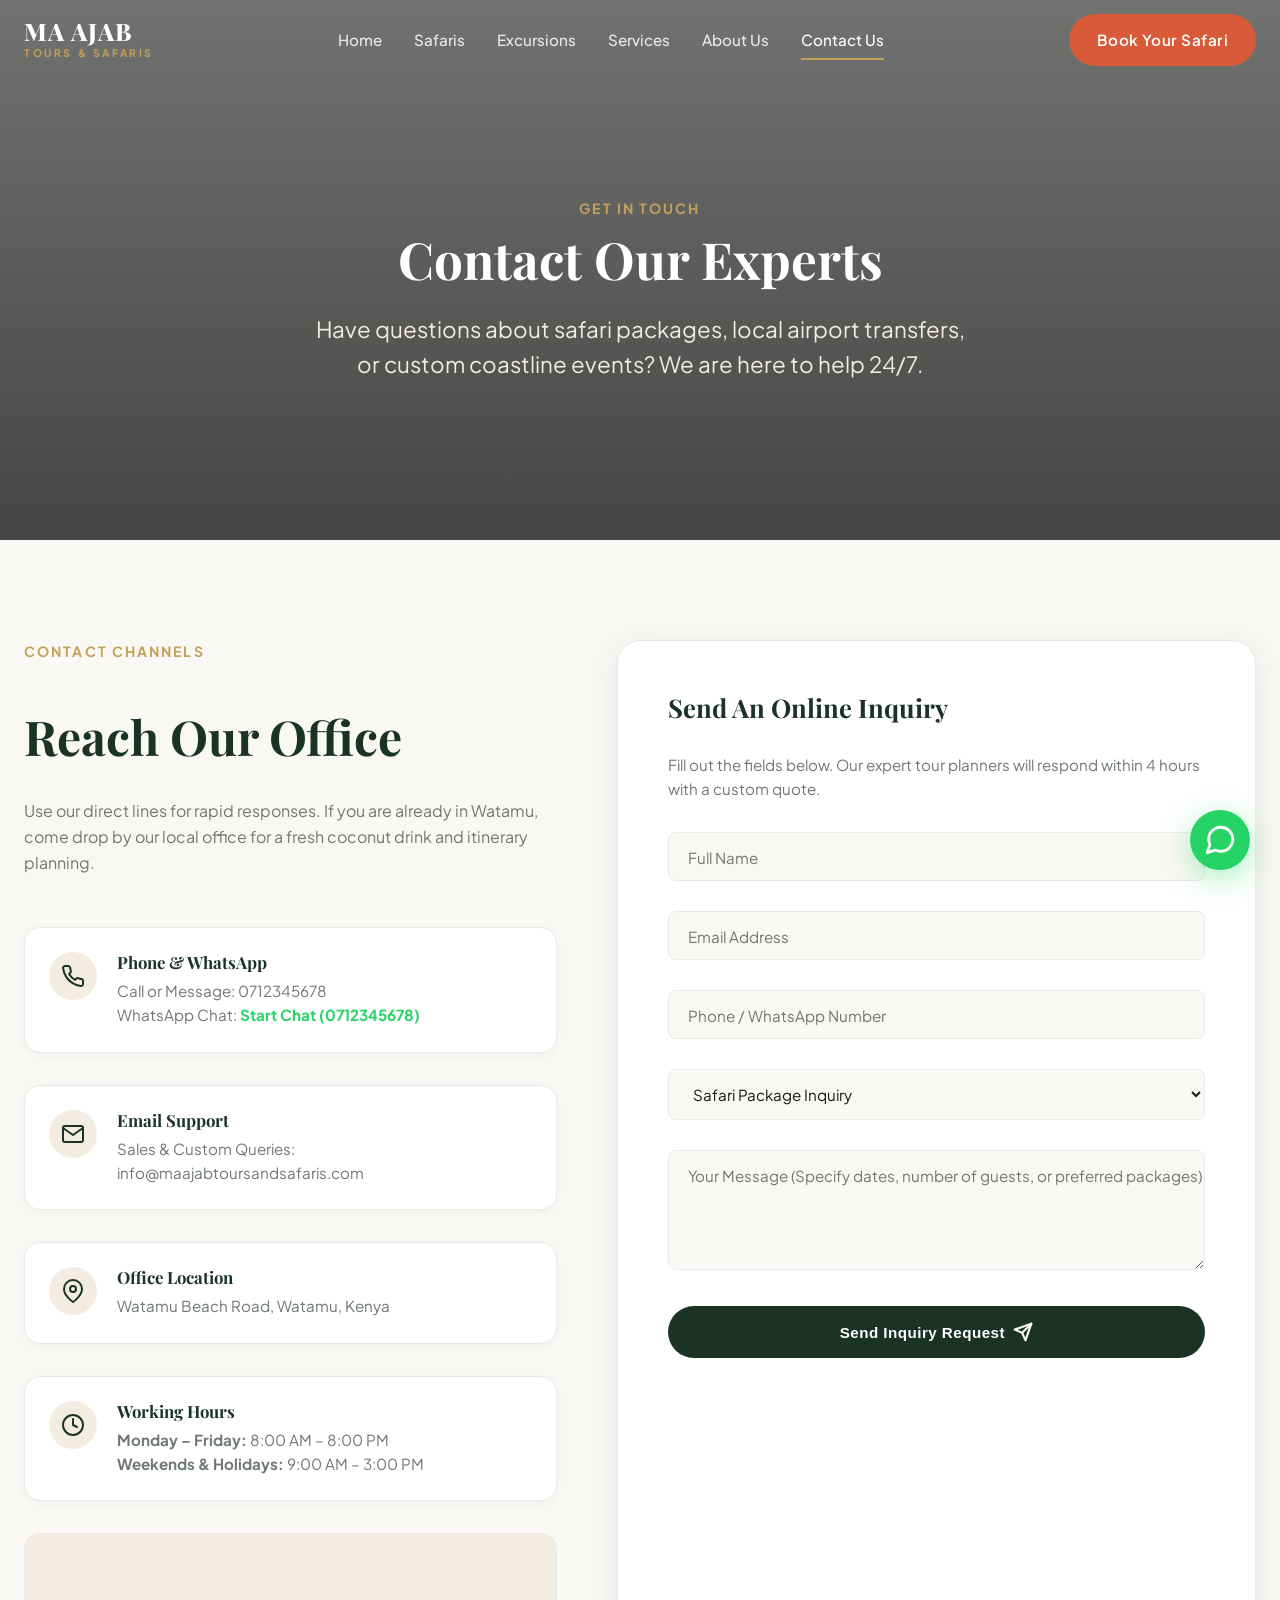
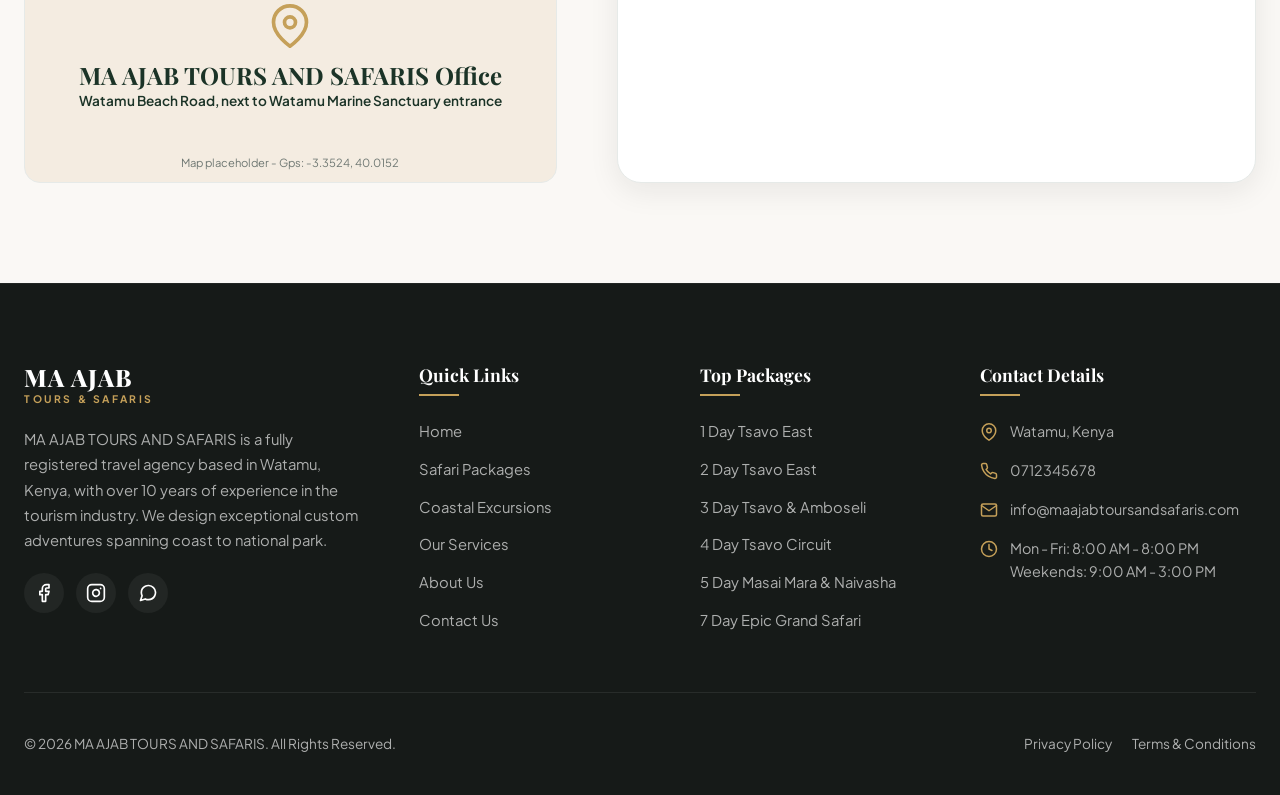
<file: contact.html>
<!DOCTYPE html>
<html lang="en">
<head>
    <meta charset="UTF-8">
    <meta name="viewport" content="width=device-width, initial-scale=1.0">
    <title>Contact Us | MA AJAB TOURS AND SAFARIS</title>
    
    <!-- SEO Meta Tags -->
    <meta name="description" content="Get in touch with MA AJAB TOURS AND SAFARIS. Inquire about safari packages, coastal excursions, private transfers, or custom itineraries. Fast WhatsApp response, secure online inquiry.">
    <meta name="keywords" content="contact Ma Ajab Safaris, Watamu safari agency phone, email Ma Ajab, safari booking inquiry, travel agent Watamu">
    <meta name="author" content="MA AJAB TOURS AND SAFARIS">
    
    <!-- Open Graph -->
    <meta property="og:type" content="website">
    <meta property="og:url" content="https://www.maajabtoursandsafaris.com/contact.html">
    <meta property="og:title" content="Contact Our Team | MA AJAB TOURS AND SAFARIS">
    <meta property="og:description" content="Reach out today to customize your wild Kenyan adventure or secure local airport transfers. Open daily.">
    <meta property="og:image" content="https://images.unsplash.com/photo-1516426122078-c23e76319801?auto=format&fit=crop&w=1200&h=630&q=80">
    
    <!-- Styles -->
    <link rel="stylesheet" href="css/style.css">
</head>
<body>

    <!-- STICKY HEADER -->
    <header class="header">
        <div class="container">
            <a href="index.html" class="logo">
                <span class="logo-main">MA AJAB</span>
                <span class="logo-sub">Tours & Safaris</span>
            </a>
            <nav class="nav-menu">
                <a href="index.html" class="nav-link">Home</a>
                <a href="safaris.html" class="nav-link">Safaris</a>
                <a href="excursions.html" class="nav-link">Excursions</a>
                <a href="services.html" class="nav-link">Services</a>
                <a href="about.html" class="nav-link">About Us</a>
                <a href="contact.html" class="nav-link active">Contact Us</a>
            </nav>
            <div class="nav-cta">
                <a href="contact.html" class="btn btn-highlight">Book Your Safari</a>
            </div>
            <button class="hamburger" aria-label="Toggle Navigation">
                <span></span>
                <span></span>
                <span></span>
            </button>
        </div>
    </header>

    <!-- MOBILE NAVIGATION OVERLAY & DRAWER -->
    <div class="mobile-nav-overlay"></div>
    <nav class="mobile-nav">
        <div class="mobile-nav-links">
            <a href="index.html" class="mobile-nav-link">Home</a>
            <a href="safaris.html" class="mobile-nav-link">Safaris</a>
            <a href="excursions.html" class="mobile-nav-link">Excursions</a>
            <a href="services.html" class="mobile-nav-link">Services</a>
            <a href="about.html" class="mobile-nav-link">About Us</a>
            <a href="contact.html" class="mobile-nav-link active">Contact Us</a>
        </div>
        <div style="margin-top: auto;">
            <a href="contact.html" class="btn btn-highlight" style="width: 100%; text-align: center;">Book Your Safari</a>
        </div>
    </nav>

    <!-- HERO SECTION -->
    <section class="hero safaris-intro-hero" style="background-image: url('https://images.unsplash.com/photo-1507525428034-b723cf961d3e?auto=format&fit=crop&w=1920&q=80');">
        <div class="hero-overlay"></div>
        <div class="container">
            <div class="hero-content">
                <span class="accent-text" style="color: var(--color-accent);">Get in Touch</span>
                <h1 class="hero-title" style="font-size: clamp(2.2rem, 4vw, 3.8rem);">Contact Our Experts</h1>
                <p class="hero-subtitle">Have questions about safari packages, local airport transfers, or custom coastline events? We are here to help 24/7.</p>
            </div>
        </div>
    </section>

    <!-- CONTACT GRID SECTION -->
    <section class="section" style="background-color: var(--color-light);">
        <div class="container">
            <div class="contact-grid">
                
                <!-- LEFT COLUMN: CONTACT DETAILS -->
                <div class="contact-info-panel reveal-hidden">
                    <span class="accent-text">Contact Channels</span>
                    <h2>Reach Our Office</h2>
                    <p style="color: var(--color-gray); margin-bottom: 20px;">Use our direct lines for rapid responses. If you are already in Watamu, come drop by our local office for a fresh coconut drink and itinerary planning.</p>
                    
                    <!-- Phone & WhatsApp Card -->
                    <div class="contact-card-info">
                        <div class="contact-card-icon">
                            <svg width="24" height="24" viewBox="0 0 24 24" fill="none" stroke="currentColor" stroke-width="2" stroke-linecap="round" stroke-linejoin="round"><path d="M22 16.92v3a2 2 0 0 1-2.18 2 19.79 19.79 0 0 1-8.63-3.07 19.5 19.5 0 0 1-6-6 19.79 19.79 0 0 1-3.07-8.67A2 2 0 0 1 4.11 2h3a2 2 0 0 1 2 1.72 12.84 12.84 0 0 0 .7 2.81 2 2 0 0 1-.45 2.11L8.09 9.91a16 16 0 0 0 6 6l1.27-1.27a2 2 0 0 1 2.11-.45 12.84 12.84 0 0 0 2.81.7A2 2 0 0 1 22 16.92z"></path></svg>
                        </div>
                        <div class="contact-card-details">
                            <h4>Phone &amp; WhatsApp</h4>
                            <p>Call or Message: <a href="tel:0712345678">0712345678</a></p>
                            <p>WhatsApp Chat: <a href="https://wa.me/254712345678?text=Hello%20Ma%20Ajab%20Safaris" target="_blank" rel="noopener noreferrer" style="color: #25d366; font-weight: 700;">Start Chat (0712345678)</a></p>
                        </div>
                    </div>

                    <!-- Email Card -->
                    <div class="contact-card-info">
                        <div class="contact-card-icon">
                            <svg width="24" height="24" viewBox="0 0 24 24" fill="none" stroke="currentColor" stroke-width="2" stroke-linecap="round" stroke-linejoin="round"><path d="M4 4h16c1.1 0 2 .9 2 2v12c0 1.1-.9 2-2 2H4c-1.1 0-2-.9-2-2V6c0-1.1.9-2 2-2z"></path><polyline points="22,6 12,13 2,6"></polyline></svg>
                        </div>
                        <div class="contact-card-details">
                            <h4>Email Support</h4>
                            <p>Sales &amp; Custom Queries: <a href="mailto:info@maajabtoursandsafaris.com">info@maajabtoursandsafaris.com</a></p>
                        </div>
                    </div>

                    <!-- Location Card -->
                    <div class="contact-card-info">
                        <div class="contact-card-icon">
                            <svg width="24" height="24" viewBox="0 0 24 24" fill="none" stroke="currentColor" stroke-width="2" stroke-linecap="round" stroke-linejoin="round"><path d="M21 10c0 7-9 13-9 13s-9-6-9-13a9 9 0 0 1 18 0z"></path><circle cx="12" cy="10" r="3"></circle></svg>
                        </div>
                        <div class="contact-card-details">
                            <h4>Office Location</h4>
                            <p>Watamu Beach Road, Watamu, Kenya</p>
                        </div>
                    </div>

                    <!-- Business Hours Card -->
                    <div class="contact-card-info">
                        <div class="contact-card-icon">
                            <svg width="24" height="24" viewBox="0 0 24 24" fill="none" stroke="currentColor" stroke-width="2" stroke-linecap="round" stroke-linejoin="round"><circle cx="12" cy="12" r="10"></circle><polyline points="12 6 12 12 16 14"></polyline></svg>
                        </div>
                        <div class="contact-card-details">
                            <h4>Working Hours</h4>
                            <p><strong>Monday – Friday:</strong> 8:00 AM – 8:00 PM</p>
                            <p><strong>Weekends &amp; Holidays:</strong> 9:00 AM – 3:00 PM</p>
                        </div>
                    </div>

                    <!-- Styled Map Placeholder -->
                    <div class="map-placeholder">
                        <svg width="44" height="44" viewBox="0 0 24 24" fill="none" stroke="currentColor" stroke-width="2" stroke-linecap="round" stroke-linejoin="round"><path d="M21 10c0 7-9 13-9 13s-9-6-9-13a9 9 0 0 1 18 0z"></path><circle cx="12" cy="10" r="3"></circle></svg>
                        <h4>MA AJAB TOURS AND SAFARIS Office</h4>
                        <p style="font-size: 0.85rem; color: var(--color-primary); font-weight: 600;">Watamu Beach Road, next to Watamu Marine Sanctuary entrance</p>
                        <div style="position: absolute; bottom: 10px; font-size: 0.7rem; color: var(--color-gray);">Map placeholder - Gps: -3.3524, 40.0152</div>
                    </div>
                </div>

                <!-- RIGHT COLUMN: CONTACT FORM -->
                <div class="contact-form-container reveal-hidden">
                    <h3>Send An Online Inquiry</h3>
                    <p style="color: var(--color-gray); margin-bottom: 30px; font-size: 0.95rem;">Fill out the fields below. Our expert tour planners will respond within 4 hours with a custom quote.</p>
                    
                    <!-- Submit Success State -->
                    <div class="form-success-message" id="successMessage">
                        <svg width="54" height="54" viewBox="0 0 24 24" fill="none" stroke="#2e7d32" stroke-width="2" stroke-linecap="round" stroke-linejoin="round" style="margin: 0 auto;"><path d="M22 11.08V12a10 10 0 1 1-5.93-9.14"></path><polyline points="22 4 12 14.01 9 11.01"></polyline></svg>
                        <h4 style="font-size: 1.35rem; color: #2e7d32; margin-top: 16px;">Inquiry Sent Successfully!</h4>
                        <p style="margin-top: 10px; font-size: 0.95rem;">Thank you for contacting Ma Ajab Tours and Safaris. A senior wilderness consultant has been assigned to your travel request and will email or call you shortly.</p>
                        <button class="btn btn-primary" onclick="window.location.reload();" style="margin-top: 24px; padding: 10px 20px;">Send another inquiry</button>
                    </div>

                    <!-- Contact Form -->
                    <form id="contactForm" novalidate>
                        
                        <div class="form-group">
                            <input type="text" id="name" class="form-control" placeholder=" " required>
                            <label for="name" class="form-label">Full Name</label>
                            <div class="form-error" id="nameError"></div>
                        </div>

                        <div class="form-group">
                            <input type="email" id="email" class="form-control" placeholder=" " required>
                            <label for="email" class="form-label">Email Address</label>
                            <div class="form-error" id="emailError"></div>
                        </div>

                        <div class="form-group">
                            <input type="tel" id="phone" class="form-control" placeholder=" " required>
                            <label for="phone" class="form-label">Phone / WhatsApp Number</label>
                            <div class="form-error" id="phoneError"></div>
                        </div>

                        <div class="form-group">
                            <select id="subject" class="form-control" style="background-color: var(--color-light);">
                                <option value="Safari Inquiry">Safari Package Inquiry</option>
                                <option value="Excursion Booking">Coast Excursion Booking</option>
                                <option value="Airport Transfer">Airport / Local Taxi Transfer</option>
                                <option value="Accommodation Help">Hotel / Villa Booking Assistance</option>
                                <option value="Other Service">Other Inquiry</option>
                            </select>
                            <div class="form-error" id="subjectError"></div>
                        </div>

                        <div class="form-group">
                            <textarea id="message" class="form-control" placeholder=" " required></textarea>
                            <label for="message" class="form-label">Your Message (Specify dates, number of guests, or preferred packages)</label>
                            <div class="form-error" id="messageError"></div>
                        </div>

                        <button type="submit" class="btn btn-primary" style="width: 100%; padding: 16px;">
                            Send Inquiry Request
                            <svg class="btn-icon" width="20" height="20" viewBox="0 0 24 24" fill="none" stroke="currentColor" stroke-width="2.5" stroke-linecap="round" stroke-linejoin="round"><line x1="22" y1="2" x2="11" y2="13"></line><polygon points="22 2 15 22 11 13 2 9 22 2"></polygon></svg>
                        </button>
                    </form>
                </div>

            </div>
        </div>
    </section>

    <!-- FOOTER -->
    <footer class="footer">
        <div class="container">
            <div class="footer-grid">
                <div class="footer-col-brand">
                    <a href="index.html" class="logo" style="margin-bottom: 20px;">
                        <span class="logo-main" style="color: var(--color-white);">MA AJAB</span>
                        <span class="logo-sub">Tours & Safaris</span>
                    </a>
                    <p>MA AJAB TOURS AND SAFARIS is a fully registered travel agency based in Watamu, Kenya, with over 10 years of experience in the tourism industry. We design exceptional custom adventures spanning coast to national park.</p>
                    <div class="social-links">
                        <a href="#" class="social-link" aria-label="Facebook">
                            <svg width="20" height="20" viewBox="0 0 24 24" fill="none" stroke="currentColor" stroke-width="2" stroke-linecap="round" stroke-linejoin="round"><path d="M18 2h-3a5 5 0 0 0-5 5v3H7v4h3v8h4v-8h3l1-4h-4V7a1 1 0 0 1 1-1h3z"></path></svg>
                        </a>
                        <a href="#" class="social-link" aria-label="Instagram">
                            <svg width="20" height="20" viewBox="0 0 24 24" fill="none" stroke="currentColor" stroke-width="2" stroke-linecap="round" stroke-linejoin="round"><rect x="2" y="2" width="20" height="20" rx="5" ry="5"></rect><path d="M16 11.37A4 4 0 1 1 12.63 8 4 4 0 0 1 16 11.37z"></path><line x1="17.5" y1="6.5" x2="17.51" y2="6.5"></line></svg>
                        </a>
                        <a href="#" class="social-link" aria-label="WhatsApp">
                            <svg width="20" height="20" viewBox="0 0 24 24" fill="none" stroke="currentColor" stroke-width="2" stroke-linecap="round" stroke-linejoin="round"><path d="M21 11.5a8.38 8.38 0 0 1-.9 3.8 8.5 8.5 0 0 1-7.6 4.7 8.38 8.38 0 0 1-3.8-.9L3 21l1.9-5.7a8.38 8.38 0 0 1-.9-3.8 8.5 8.5 0 0 1 4.7-7.6 8.38 8.38 0 0 1 3.8-.9h.5a8.48 8.48 0 0 1 8 8v.5z"></path></svg>
                        </a>
                    </div>
                </div>
                <div class="footer-col">
                    <h4>Quick Links</h4>
                    <div class="footer-links">
                        <a href="index.html">Home</a>
                        <a href="safaris.html">Safari Packages</a>
                        <a href="excursions.html">Coastal Excursions</a>
                        <a href="services.html">Our Services</a>
                        <a href="about.html">About Us</a>
                        <a href="contact.html">Contact Us</a>
                    </div>
                </div>
                <div class="footer-col">
                    <h4>Top Packages</h4>
                    <div class="footer-links">
                        <a href="safaris.html">1 Day Tsavo East</a>
                        <a href="safaris.html">2 Day Tsavo East</a>
                        <a href="safaris.html">3 Day Tsavo & Amboseli</a>
                        <a href="safaris.html">4 Day Tsavo Circuit</a>
                        <a href="safaris.html">5 Day Masai Mara & Naivasha</a>
                        <a href="safaris.html">7 Day Epic Grand Safari</a>
                    </div>
                </div>
                <div class="footer-col">
                    <h4>Contact Details</h4>
                    <div class="footer-contact">
                        <div class="footer-contact-item">
                            <svg width="18" height="18" viewBox="0 0 24 24" fill="none" stroke="currentColor" stroke-width="2" stroke-linecap="round" stroke-linejoin="round"><path d="M21 10c0 7-9 13-9 13s-9-6-9-13a9 9 0 0 1 18 0z"></path><circle cx="12" cy="10" r="3"></circle></svg>
                            <span>Watamu, Kenya</span>
                        </div>
                        <div class="footer-contact-item">
                            <svg width="18" height="18" viewBox="0 0 24 24" fill="none" stroke="currentColor" stroke-width="2" stroke-linecap="round" stroke-linejoin="round"><path d="M22 16.92v3a2 2 0 0 1-2.18 2 19.79 19.79 0 0 1-8.63-3.07 19.5 19.5 0 0 1-6-6 19.79 19.79 0 0 1-3.07-8.67A2 2 0 0 1 4.11 2h3a2 2 0 0 1 2 1.72 12.84 12.84 0 0 0 .7 2.81 2 2 0 0 1-.45 2.11L8.09 9.91a16 16 0 0 0 6 6l1.27-1.27a2 2 0 0 1 2.11-.45 12.84 12.84 0 0 0 2.81.7A2 2 0 0 1 22 16.92z"></path></svg>
                            <span>0712345678</span>
                        </div>
                        <div class="footer-contact-item">
                            <svg width="18" height="18" viewBox="0 0 24 24" fill="none" stroke="currentColor" stroke-width="2" stroke-linecap="round" stroke-linejoin="round"><path d="M4 4h16c1.1 0 2 .9 2 2v12c0 1.1-.9 2-2 2H4c-1.1 0-2-.9-2-2V6c0-1.1.9-2 2-2z"></path><polyline points="22,6 12,13 2,6"></polyline></svg>
                            <span>info@maajabtoursandsafaris.com</span>
                        </div>
                        <div class="footer-contact-item">
                            <svg width="18" height="18" viewBox="0 0 24 24" fill="none" stroke="currentColor" stroke-width="2" stroke-linecap="round" stroke-linejoin="round"><circle cx="12" cy="12" r="10"></circle><polyline points="12 6 12 12 16 14"></polyline></svg>
                            <span>Mon - Fri: 8:00 AM - 8:00 PM<br>Weekends: 9:00 AM - 3:00 PM</span>
                        </div>
                    </div>
                </div>
            </div>
            <div class="footer-bottom">
                <p>&copy; 2026 MA AJAB TOURS AND SAFARIS. All Rights Reserved.</p>
                <div style="display: flex; gap: 20px;">
                    <a href="#">Privacy Policy</a>
                    <a href="#">Terms &amp; Conditions</a>
                </div>
            </div>
        </div>
    </footer>

    <!-- FLOATING WHATSAPP BUTTON -->
    <a href="https://wa.me/254712345678?text=Hello%20Ma%20Ajab%20Safaris,%20I%20would%20like%20to%20inquire%20about%20a%20booking." class="whatsapp-floater" target="_blank" rel="noopener noreferrer" aria-label="Chat on WhatsApp">
        <svg width="34" height="34" viewBox="0 0 24 24" fill="none" stroke="currentColor" stroke-width="2" stroke-linecap="round" stroke-linejoin="round"><path d="M21 11.5a8.38 8.38 0 0 1-.9 3.8 8.5 8.5 0 0 1-7.6 4.7 8.38 8.38 0 0 1-3.8-.9L3 21l1.9-5.7a8.38 8.38 0 0 1-.9-3.8 8.5 8.5 0 0 1 4.7-7.6 8.38 8.38 0 0 1 3.8-.9h.5a8.48 8.48 0 0 1 8 8v.5z"></path></svg>
    </a>

    <!-- Scripts -->
    <script src="js/main.js"></script>
    <script>
        // Form pre-fill query parameters loader
        const params = new URLSearchParams(window.location.search);
        
        // Check for specific service queries
        const service = params.get('service');
        const subjectDropdown = document.getElementById('subject');
        if (service && subjectDropdown) {
            if (service === 'safari-planning') subjectDropdown.value = 'Safari Inquiry';
            if (service === 'accommodation') subjectDropdown.value = 'Accommodation Help';
            if (service === 'private-tours') subjectDropdown.value = 'Safari Inquiry';
            if (service === 'consultation') subjectDropdown.value = 'Other Service';
        }

        // Check for specific packages
        const pkg = params.get('package');
        const messageBox = document.getElementById('message');
        if (pkg && messageBox) {
            const prettyNames = {
                '1day-tsavo': '1 Day Safari – Tsavo East National Park',
                '2day-tsavo': '2 Day Safari – Tsavo East Wild Experience',
                '3day-tsavo-amboseli': '3 Day Safari – Tsavo East & Amboseli',
                '3day-tsavo-twins': '3 Day Safari – Tsavo East & Tsavo West',
                '4day-tsavo-amboseli': '4 Day Safari – Tsavo East, Tsavo West & Amboseli',
                '4day-taita-hills': '4 Day Safari – Tsavo East, Taita Hills & Amboseli',
                '5day-masai-mara': '5 Day Safari – Masai Mara, Lake Naivasha & Amboseli',
                '7day-grand-circuit': '7 Day Safari – Masai Mara, Lake Nakuru, Amboseli & Tsavo East'
            };
            const name = prettyNames[pkg] || pkg;
            messageBox.value = `Hello! I would like to inquire about booking the: ${name}.\n\nPreferred Date of Travel: \nNumber of Guests: `;
            // Trigger floating label state by adding focus/blur behavior trigger
            messageBox.dispatchEvent(new Event('input', { bubbles: true }));
        }
    </script>
</body>
</html>
</file>
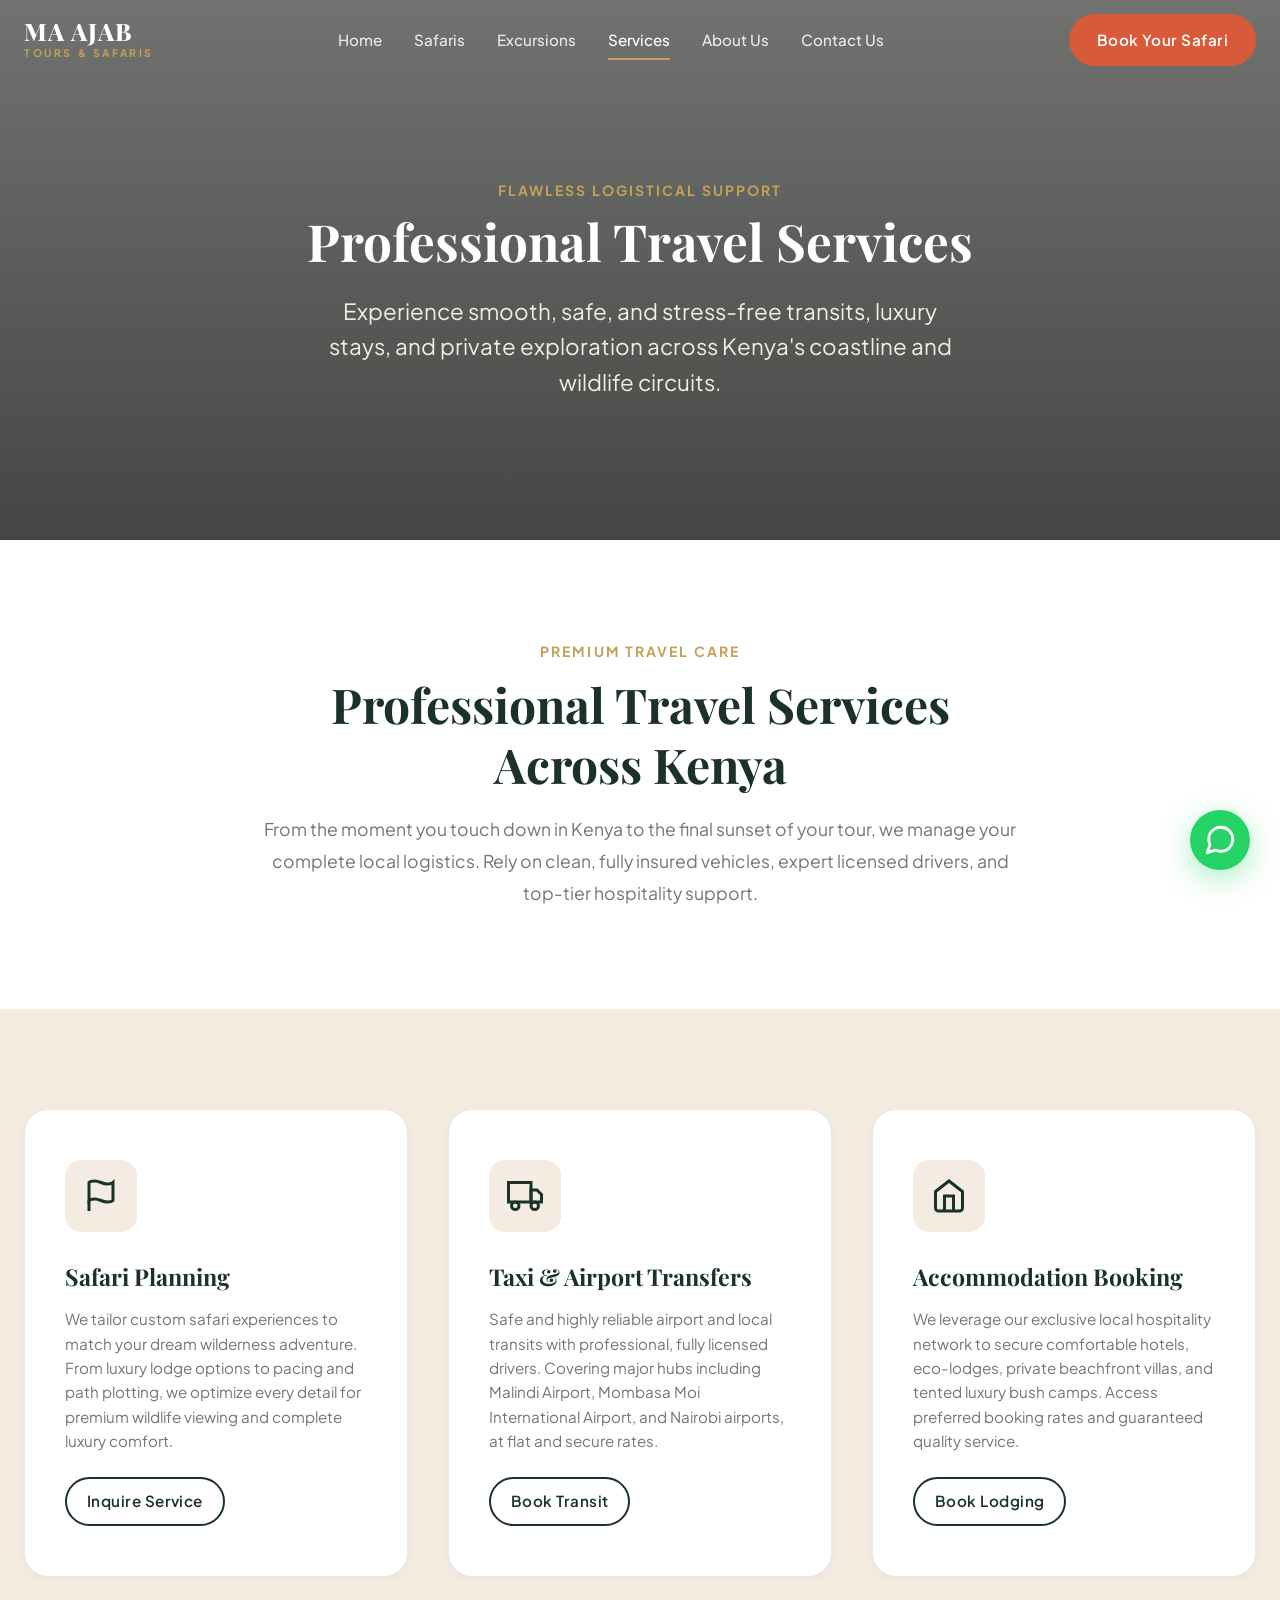
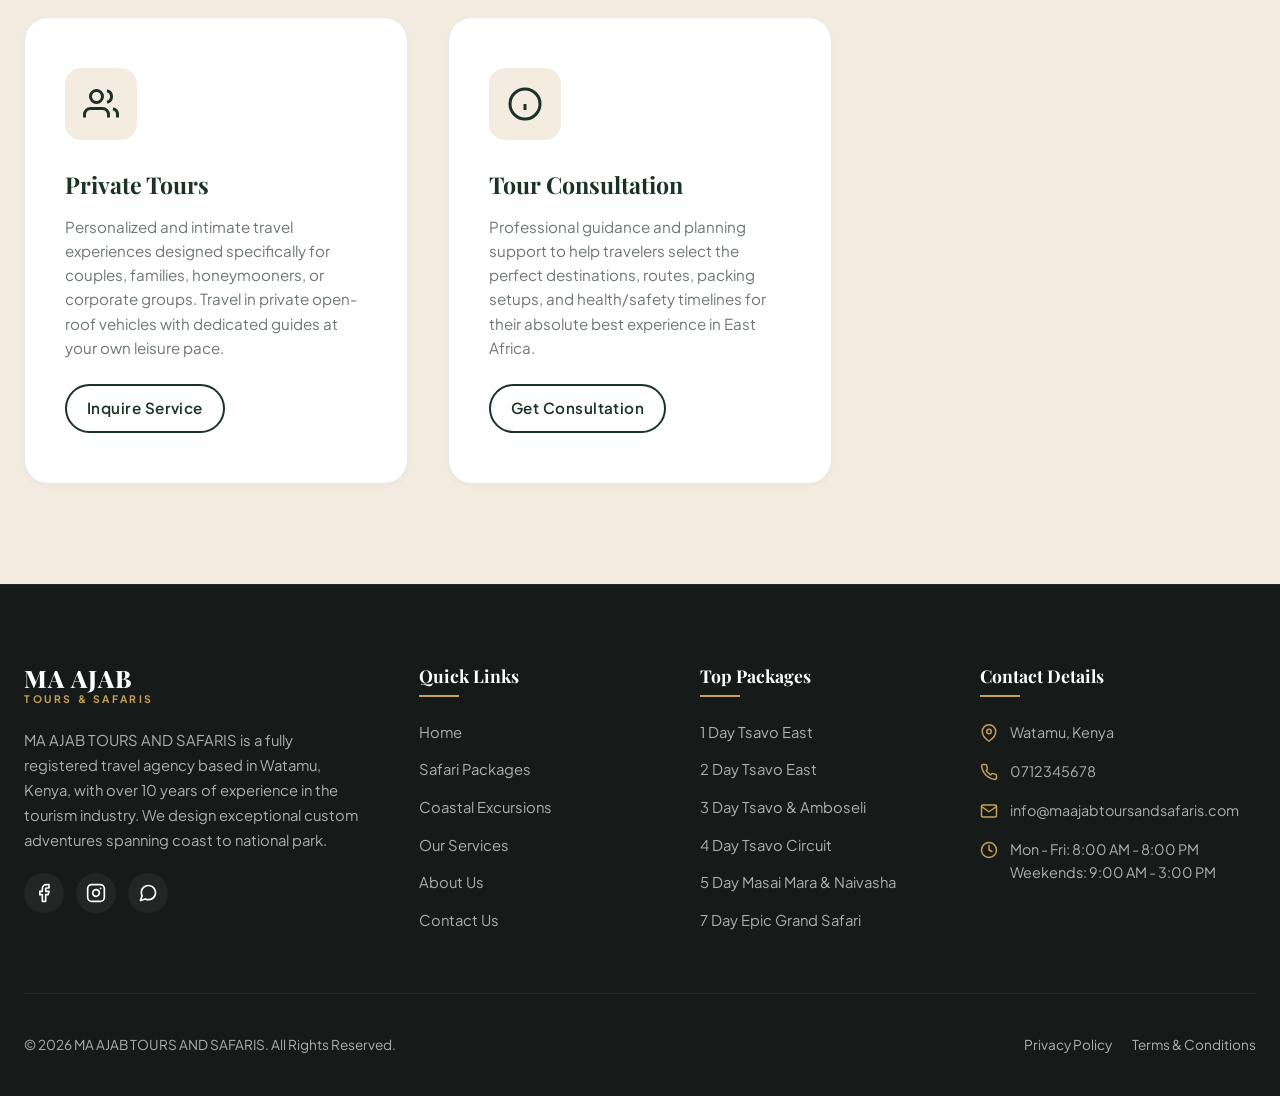
<file: services.html>
<!DOCTYPE html>
<html lang="en">
<head>
    <meta charset="UTF-8">
    <meta name="viewport" content="width=device-width, initial-scale=1.0">
    <title>Our Services | MA AJAB TOURS AND SAFARIS</title>
    
    <!-- SEO Meta Tags -->
    <meta name="description" content="Explore our professional travel services across Kenya. Private safari planning, airport taxi and transfers in Watamu, Malindi, and Mombasa, hotel and luxury villa bookings, and customized private tours.">
    <meta name="keywords" content="safari planning, taxi transfers Watamu, airport taxi Malindi, accommodation booking Kenya, private tours Kenya, travel consultation Watamu">
    <meta name="author" content="MA AJAB TOURS AND SAFARIS">
    
    <!-- Open Graph -->
    <meta property="og:type" content="website">
    <meta property="og:url" content="https://www.maajabtoursandsafaris.com/services.html">
    <meta property="og:title" content="Travel Services Across Kenya | MA AJAB TOURS AND SAFARIS">
    <meta property="og:description" content="Custom safaris, secure airport transfers, accommodation booking assistance, and professional travel consultation.">
    <meta property="og:image" content="https://images.unsplash.com/photo-1516426122078-c23e76319801?auto=format&fit=crop&w=1200&h=630&q=80">
    
    <!-- Styles -->
    <link rel="stylesheet" href="css/style.css">
</head>
<body>

    <!-- STICKY HEADER -->
    <header class="header">
        <div class="container">
            <a href="index.html" class="logo">
                <span class="logo-main">MA AJAB</span>
                <span class="logo-sub">Tours & Safaris</span>
            </a>
            <nav class="nav-menu">
                <a href="index.html" class="nav-link">Home</a>
                <a href="safaris.html" class="nav-link">Safaris</a>
                <a href="excursions.html" class="nav-link">Excursions</a>
                <a href="services.html" class="nav-link active">Services</a>
                <a href="about.html" class="nav-link">About Us</a>
                <a href="contact.html" class="nav-link">Contact Us</a>
            </nav>
            <div class="nav-cta">
                <a href="contact.html" class="btn btn-highlight">Book Your Safari</a>
            </div>
            <button class="hamburger" aria-label="Toggle Navigation">
                <span></span>
                <span></span>
                <span></span>
            </button>
        </div>
    </header>

    <!-- MOBILE NAVIGATION OVERLAY & DRAWER -->
    <div class="mobile-nav-overlay"></div>
    <nav class="mobile-nav">
        <div class="mobile-nav-links">
            <a href="index.html" class="mobile-nav-link">Home</a>
            <a href="safaris.html" class="mobile-nav-link">Safaris</a>
            <a href="excursions.html" class="mobile-nav-link">Excursions</a>
            <a href="services.html" class="mobile-nav-link active">Services</a>
            <a href="about.html" class="mobile-nav-link">About Us</a>
            <a href="contact.html" class="mobile-nav-link">Contact Us</a>
        </div>
        <div style="margin-top: auto;">
            <a href="contact.html" class="btn btn-highlight" style="width: 100%; text-align: center;">Book Your Safari</a>
        </div>
    </nav>

    <!-- HERO SECTION -->
    <section class="hero safaris-intro-hero" style="background-image: url('https://images.unsplash.com/photo-1489749798305-4fea3ae63d43?auto=format&fit=crop&w=1920&q=80');">
        <div class="hero-overlay"></div>
        <div class="container">
            <div class="hero-content">
                <span class="accent-text" style="color: var(--color-accent);">Flawless Logistical Support</span>
                <h1 class="hero-title" style="font-size: clamp(2.2rem, 4vw, 3.8rem);">Professional Travel Services</h1>
                <p class="hero-subtitle">Experience smooth, safe, and stress-free transits, luxury stays, and private exploration across Kenya's coastline and wildlife circuits.</p>
            </div>
        </div>
    </section>

    <!-- INTRO STATEMENT -->
    <section class="section reveal-hidden" style="background-color: var(--color-white);">
        <div class="container" style="max-width: 800px; text-align: center;">
            <span class="accent-text">Premium Travel Care</span>
            <h2>Professional Travel Services Across Kenya</h2>
            <p style="font-size: 1.1rem; color: var(--color-gray); margin-top: 20px; line-height: 1.8;">
                From the moment you touch down in Kenya to the final sunset of your tour, we manage your complete local logistics. Rely on clean, fully insured vehicles, expert licensed drivers, and top-tier hospitality support.
            </p>
        </div>
    </section>

    <!-- SERVICES CARDS SECTION -->
    <section class="section section-bg-sand">
        <div class="container">
            <div class="services-full-grid">
                
                <!-- Safari Planning -->
                <div class="service-full-card reveal-hidden">
                    <div class="service-full-icon">
                        <svg width="36" height="36" viewBox="0 0 24 24" fill="none" stroke="currentColor" stroke-width="2"><path d="M4 15s1-1 4-1 5 2 8 2 4-1 4-1V3s-1 1-4 1-5-2-8-2-4 1-4 1z"></path><line x1="4" y1="22" x2="4" y2="15"></line></svg>
                    </div>
                    <h3>Safari Planning</h3>
                    <p>We tailor custom safari experiences to match your dream wilderness adventure. From luxury lodge options to pacing and path plotting, we optimize every detail for premium wildlife viewing and complete luxury comfort.</p>
                    <a href="contact.html?service=safari-planning" class="btn btn-secondary" style="margin-top: auto; padding: 10px 20px;">Inquire Service</a>
                </div>

                <!-- Taxi & Transfers -->
                <div class="service-full-card reveal-hidden">
                    <div class="service-full-icon">
                        <svg width="36" height="36" viewBox="0 0 24 24" fill="none" stroke="currentColor" stroke-width="2"><rect x="1" y="3" width="15" height="13"></rect><polygon points="16 8 20 8 23 11 23 16 16 16 16 8"></polygon><circle cx="5.5" cy="18.5" r="2.5"></circle><circle cx="18.5" cy="18.5" r="2.5"></circle></svg>
                    </div>
                    <h3>Taxi &amp; Airport Transfers</h3>
                    <p>Safe and highly reliable airport and local transits with professional, fully licensed drivers. Covering major hubs including Malindi Airport, Mombasa Moi International Airport, and Nairobi airports, at flat and secure rates.</p>
                    <a href="https://wa.me/254712345678?text=I%20want%20to%20book%20a%20taxi%20transfer" class="btn btn-secondary" target="_blank" style="margin-top: auto; padding: 10px 20px;">Book Transit</a>
                </div>

                <!-- Accommodation Booking -->
                <div class="service-full-card reveal-hidden">
                    <div class="service-full-icon">
                        <svg width="36" height="36" viewBox="0 0 24 24" fill="none" stroke="currentColor" stroke-width="2"><path d="M3 9l9-7 9 7v11a2 2 0 0 1-2 2H5a2 2 0 0 1-2-2z"></path><polyline points="9 22 9 12 15 12 15 22"></polyline></svg>
                    </div>
                    <h3>Accommodation Booking</h3>
                    <p>We leverage our exclusive local hospitality network to secure comfortable hotels, eco-lodges, private beachfront villas, and tented luxury bush camps. Access preferred booking rates and guaranteed quality service.</p>
                    <a href="contact.html?service=accommodation" class="btn btn-secondary" style="margin-top: auto; padding: 10px 20px;">Book Lodging</a>
                </div>

                <!-- Private Tours -->
                <div class="service-full-card reveal-hidden">
                    <div class="service-full-icon">
                        <svg width="36" height="36" viewBox="0 0 24 24" fill="none" stroke="currentColor" stroke-width="2"><path d="M17 21v-2a4 4 0 0 0-4-4H5a4 4 0 0 0-4 4v2"></path><circle cx="9" cy="7" r="4"></circle><path d="M23 21v-2a4 4 0 0 0-3-3.87"></path><path d="M16 3.13a4 4 0 0 1 0 7.75"></path></svg>
                    </div>
                    <h3>Private Tours</h3>
                    <p>Personalized and intimate travel experiences designed specifically for couples, families, honeymooners, or corporate groups. Travel in private open-roof vehicles with dedicated guides at your own leisure pace.</p>
                    <a href="contact.html?service=private-tours" class="btn btn-secondary" style="margin-top: auto; padding: 10px 20px;">Inquire Service</a>
                </div>

                <!-- Tour Consultation -->
                <div class="service-full-card reveal-hidden">
                    <div class="service-full-icon">
                        <svg width="36" height="36" viewBox="0 0 24 24" fill="none" stroke="currentColor" stroke-width="2"><circle cx="12" cy="12" r="10"></circle><line x1="12" y1="16" x2="12" y2="12"></line><line x1="12" y1="8" x2="12.01" y2="8"></line></svg>
                    </div>
                    <h3>Tour Consultation</h3>
                    <p>Professional guidance and planning support to help travelers select the perfect destinations, routes, packing setups, and health/safety timelines for their absolute best experience in East Africa.</p>
                    <a href="contact.html?service=consultation" class="btn btn-secondary" style="margin-top: auto; padding: 10px 20px;">Get Consultation</a>
                </div>

            </div>
        </div>
    </section>

    <!-- FOOTER -->
    <footer class="footer">
        <div class="container">
            <div class="footer-grid">
                <div class="footer-col-brand">
                    <a href="index.html" class="logo" style="margin-bottom: 20px;">
                        <span class="logo-main" style="color: var(--color-white);">MA AJAB</span>
                        <span class="logo-sub">Tours & Safaris</span>
                    </a>
                    <p>MA AJAB TOURS AND SAFARIS is a fully registered travel agency based in Watamu, Kenya, with over 10 years of experience in the tourism industry. We design exceptional custom adventures spanning coast to national park.</p>
                    <div class="social-links">
                        <a href="#" class="social-link" aria-label="Facebook">
                            <svg width="20" height="20" viewBox="0 0 24 24" fill="none" stroke="currentColor" stroke-width="2" stroke-linecap="round" stroke-linejoin="round"><path d="M18 2h-3a5 5 0 0 0-5 5v3H7v4h3v8h4v-8h3l1-4h-4V7a1 1 0 0 1 1-1h3z"></path></svg>
                        </a>
                        <a href="#" class="social-link" aria-label="Instagram">
                            <svg width="20" height="20" viewBox="0 0 24 24" fill="none" stroke="currentColor" stroke-width="2" stroke-linecap="round" stroke-linejoin="round"><rect x="2" y="2" width="20" height="20" rx="5" ry="5"></rect><path d="M16 11.37A4 4 0 1 1 12.63 8 4 4 0 0 1 16 11.37z"></path><line x1="17.5" y1="6.5" x2="17.51" y2="6.5"></line></svg>
                        </a>
                        <a href="#" class="social-link" aria-label="WhatsApp">
                            <svg width="20" height="20" viewBox="0 0 24 24" fill="none" stroke="currentColor" stroke-width="2" stroke-linecap="round" stroke-linejoin="round"><path d="M21 11.5a8.38 8.38 0 0 1-.9 3.8 8.5 8.5 0 0 1-7.6 4.7 8.38 8.38 0 0 1-3.8-.9L3 21l1.9-5.7a8.38 8.38 0 0 1-.9-3.8 8.5 8.5 0 0 1 4.7-7.6 8.38 8.38 0 0 1 3.8-.9h.5a8.48 8.48 0 0 1 8 8v.5z"></path></svg>
                        </a>
                    </div>
                </div>
                <div class="footer-col">
                    <h4>Quick Links</h4>
                    <div class="footer-links">
                        <a href="index.html">Home</a>
                        <a href="safaris.html">Safari Packages</a>
                        <a href="excursions.html">Coastal Excursions</a>
                        <a href="services.html">Our Services</a>
                        <a href="about.html">About Us</a>
                        <a href="contact.html">Contact Us</a>
                    </div>
                </div>
                <div class="footer-col">
                    <h4>Top Packages</h4>
                    <div class="footer-links">
                        <a href="safaris.html">1 Day Tsavo East</a>
                        <a href="safaris.html">2 Day Tsavo East</a>
                        <a href="safaris.html">3 Day Tsavo & Amboseli</a>
                        <a href="safaris.html">4 Day Tsavo Circuit</a>
                        <a href="safaris.html">5 Day Masai Mara & Naivasha</a>
                        <a href="safaris.html">7 Day Epic Grand Safari</a>
                    </div>
                </div>
                <div class="footer-col">
                    <h4>Contact Details</h4>
                    <div class="footer-contact">
                        <div class="footer-contact-item">
                            <svg width="18" height="18" viewBox="0 0 24 24" fill="none" stroke="currentColor" stroke-width="2" stroke-linecap="round" stroke-linejoin="round"><path d="M21 10c0 7-9 13-9 13s-9-6-9-13a9 9 0 0 1 18 0z"></path><circle cx="12" cy="10" r="3"></circle></svg>
                            <span>Watamu, Kenya</span>
                        </div>
                        <div class="footer-contact-item">
                            <svg width="18" height="18" viewBox="0 0 24 24" fill="none" stroke="currentColor" stroke-width="2" stroke-linecap="round" stroke-linejoin="round"><path d="M22 16.92v3a2 2 0 0 1-2.18 2 19.79 19.79 0 0 1-8.63-3.07 19.5 19.5 0 0 1-6-6 19.79 19.79 0 0 1-3.07-8.67A2 2 0 0 1 4.11 2h3a2 2 0 0 1 2 1.72 12.84 12.84 0 0 0 .7 2.81 2 2 0 0 1-.45 2.11L8.09 9.91a16 16 0 0 0 6 6l1.27-1.27a2 2 0 0 1 2.11-.45 12.84 12.84 0 0 0 2.81.7A2 2 0 0 1 22 16.92z"></path></svg>
                            <span>0712345678</span>
                        </div>
                        <div class="footer-contact-item">
                            <svg width="18" height="18" viewBox="0 0 24 24" fill="none" stroke="currentColor" stroke-width="2" stroke-linecap="round" stroke-linejoin="round"><path d="M4 4h16c1.1 0 2 .9 2 2v12c0 1.1-.9 2-2 2H4c-1.1 0-2-.9-2-2V6c0-1.1.9-2 2-2z"></path><polyline points="22,6 12,13 2,6"></polyline></svg>
                            <span>info@maajabtoursandsafaris.com</span>
                        </div>
                        <div class="footer-contact-item">
                            <svg width="18" height="18" viewBox="0 0 24 24" fill="none" stroke="currentColor" stroke-width="2" stroke-linecap="round" stroke-linejoin="round"><circle cx="12" cy="12" r="10"></circle><polyline points="12 6 12 12 16 14"></polyline></svg>
                            <span>Mon - Fri: 8:00 AM - 8:00 PM<br>Weekends: 9:00 AM - 3:00 PM</span>
                        </div>
                    </div>
                </div>
            </div>
            <div class="footer-bottom">
                <p>&copy; 2026 MA AJAB TOURS AND SAFARIS. All Rights Reserved.</p>
                <div style="display: flex; gap: 20px;">
                    <a href="#">Privacy Policy</a>
                    <a href="#">Terms &amp; Conditions</a>
                </div>
            </div>
        </div>
    </footer>

    <!-- FLOATING WHATSAPP BUTTON -->
    <a href="https://wa.me/254712345678?text=Hello%20Ma%20Ajab%20Safaris,%20I%20would%20like%20to%20inquire%20about%20your%20services." class="whatsapp-floater" target="_blank" rel="noopener noreferrer" aria-label="Chat on WhatsApp">
        <svg width="34" height="34" viewBox="0 0 24 24" fill="none" stroke="currentColor" stroke-width="2" stroke-linecap="round" stroke-linejoin="round"><path d="M21 11.5a8.38 8.38 0 0 1-.9 3.8 8.5 8.5 0 0 1-7.6 4.7 8.38 8.38 0 0 1-3.8-.9L3 21l1.9-5.7a8.38 8.38 0 0 1-.9-3.8 8.5 8.5 0 0 1 4.7-7.6 8.38 8.38 0 0 1 3.8-.9h.5a8.48 8.48 0 0 1 8 8v.5z"></path></svg>
    </a>

    <!-- Scripts -->
    <script src="js/main.js"></script>
</body>
</html>
</file>
<file: css/style.css>
@import url('https://fonts.googleapis.com/css2?family=Playfair+Display:ital,wght@0,400..900;1,400..900&family=Plus+Jakarta+Sans:ital,wght@0,200..800;1,200..800&display=swap');

/* --- CUSTOM PROPERTIES --- */
:root {
    /* Color Palette */
    --color-primary: #1b3327;       /* Deep Safari Green */
    --color-primary-rgb: 27, 51, 39;
    --color-secondary: #f4ece1;     /* Sand Beige */
    --color-accent: #c5a059;        /* Warm Gold */
    --color-accent-rgb: 197, 160, 89;
    --color-highlight: #d85a38;     /* Sunset Orange */
    --color-dark: #161a18;          /* Deep Charcoal */
    --color-dark-rgb: 22, 26, 24;
    --color-light: #faf8f5;         /* Light Neutral */
    --color-white: #ffffff;
    --color-gray: #6f7873;
    --color-light-gray: #e6eae8;

    /* Typography */
    --font-heading: 'Playfair Display', Georgia, serif;
    --font-body: 'Plus Jakarta Sans', system-ui, sans-serif;

    /* Transitions & Physics */
    --transition-fast: 0.2s cubic-bezier(0.25, 0.46, 0.45, 0.94);
    --transition-normal: 0.4s cubic-bezier(0.16, 1, 0.3, 1);
    --transition-slow: 0.8s cubic-bezier(0.16, 1, 0.3, 1);

    /* Shadows & Border Radius */
    --shadow-sm: 0 2px 8px rgba(22, 26, 24, 0.04);
    --shadow-md: 0 8px 30px rgba(22, 26, 24, 0.08);
    --shadow-lg: 0 16px 40px rgba(22, 26, 24, 0.12);
    --radius-sm: 8px;
    --radius-md: 16px;
    --radius-lg: 24px;
    --radius-full: 9999px;

    /* Layout */
    --container-max-width: 1280px;
    --header-height: 80px;
}

/* --- RESET & BASE STYLES --- */
*, *::before, *::after {
    box-sizing: border-box;
    margin: 0;
    padding: 0;
}

html {
    scroll-behavior: smooth;
    font-size: 16px;
    -webkit-text-size-adjust: 100%;
}

body {
    font-family: var(--font-body);
    font-size: 1rem;
    line-height: 1.6;
    color: var(--color-dark);
    background-color: var(--color-light);
    overflow-x: hidden;
    -webkit-font-smoothing: antialiased;
}

h1, h2, h3, h4, h5, h6 {
    font-family: var(--font-heading);
    font-weight: 700;
    line-height: 1.25;
    color: var(--color-primary);
}

h1 { font-size: clamp(2.5rem, 5vw, 4.5rem); }
h2 { font-size: clamp(1.8rem, 4vw, 3rem); }
h3 { font-size: clamp(1.4rem, 3vw, 2rem); }
h4 { font-size: clamp(1.1rem, 2vw, 1.5rem); }

a {
    color: inherit;
    text-decoration: none;
    transition: var(--transition-fast);
}

ul {
    list-style: none;
}

img {
    max-width: 100%;
    height: auto;
    display: block;
    object-fit: cover;
}

/* --- UTILITIES & LAYOUT --- */
.container {
    width: 100%;
    max-width: var(--container-max-width);
    margin: 0 auto;
    padding: 0 24px;
}

.section {
    padding: clamp(60px, 10vw, 100px) 0;
}

.section-bg-sand {
    background-color: var(--color-secondary);
}

.section-bg-dark {
    background-color: var(--color-dark);
    color: var(--color-white);
}

.section-bg-dark h2, .section-bg-dark h3 {
    color: var(--color-white);
}

.text-center { text-align: center; }
.accent-text {
    font-family: var(--font-body);
    font-size: 0.875rem;
    font-weight: 700;
    text-transform: uppercase;
    letter-spacing: 0.15em;
    color: var(--color-accent);
    margin-bottom: 12px;
    display: block;
}

.glass-card {
    background: rgba(255, 255, 255, 0.7);
    backdrop-filter: blur(12px);
    -webkit-backdrop-filter: blur(12px);
    border: 1px solid rgba(255, 255, 255, 0.4);
    box-shadow: var(--shadow-md);
}

.glass-card-dark {
    background: rgba(22, 26, 24, 0.75);
    backdrop-filter: blur(12px);
    -webkit-backdrop-filter: blur(12px);
    border: 1px solid rgba(255, 255, 255, 0.1);
    box-shadow: var(--shadow-lg);
    color: var(--color-white);
}

/* --- BUTTONS --- */
.btn {
    display: inline-flex;
    align-items: center;
    justify-content: center;
    padding: 14px 28px;
    font-weight: 600;
    font-size: 0.95rem;
    letter-spacing: 0.03em;
    border-radius: var(--radius-full);
    transition: var(--transition-normal);
    cursor: pointer;
    border: none;
}

.btn-primary {
    background-color: var(--color-primary);
    color: var(--color-white);
}

.btn-primary:hover {
    background-color: var(--color-accent);
    transform: translateY(-2px);
    box-shadow: 0 8px 20px rgba(197, 160, 89, 0.3);
}

.btn-secondary {
    background-color: transparent;
    color: var(--color-primary);
    border: 2px solid var(--color-primary);
}

.btn-secondary:hover {
    background-color: var(--color-primary);
    color: var(--color-white);
    transform: translateY(-2px);
}

.btn-white {
    background-color: var(--color-white);
    color: var(--color-primary);
}

.btn-white:hover {
    background-color: var(--color-accent);
    color: var(--color-white);
    transform: translateY(-2px);
    box-shadow: 0 8px 20px rgba(255, 255, 255, 0.2);
}

.btn-highlight {
    background-color: var(--color-highlight);
    color: var(--color-white);
}

.btn-highlight:hover {
    background-color: #be4726;
    transform: translateY(-2px);
    box-shadow: 0 8px 20px rgba(216, 90, 56, 0.3);
}

.btn-icon {
    margin-left: 8px;
    transition: transform var(--transition-fast);
}

.btn:hover .btn-icon {
    transform: translateX(4px);
}

/* --- HEADER & NAVBAR --- */
.header {
    position: fixed;
    top: 0;
    left: 0;
    width: 100%;
    height: var(--header-height);
    display: flex;
    align-items: center;
    z-index: 1000;
    transition: var(--transition-normal);
}

.header-scrolled {
    background-color: rgba(27, 51, 39, 0.95);
    backdrop-filter: blur(12px);
    -webkit-backdrop-filter: blur(12px);
    height: 70px;
    box-shadow: var(--shadow-sm);
    border-bottom: 1px solid rgba(255, 255, 255, 0.05);
}

.header .container {
    display: flex;
    align-items: center;
    justify-content: space-between;
}

.logo {
    display: flex;
    flex-direction: column;
    color: var(--color-white);
}

.logo-main {
    font-family: var(--font-heading);
    font-size: 1.5rem;
    font-weight: 800;
    letter-spacing: 0.05em;
    line-height: 1.1;
}

.logo-sub {
    font-size: 0.65rem;
    text-transform: uppercase;
    letter-spacing: 0.25em;
    color: var(--color-accent);
    font-weight: 700;
}

.nav-menu {
    display: flex;
    align-items: center;
    gap: 32px;
}

.nav-link {
    color: rgba(255, 255, 255, 0.85);
    font-weight: 500;
    font-size: 0.95rem;
    position: relative;
    padding: 8px 0;
}

.nav-link::after {
    content: '';
    position: absolute;
    bottom: 0;
    left: 0;
    width: 0;
    height: 2px;
    background-color: var(--color-accent);
    transition: var(--transition-normal);
}

.nav-link:hover, .nav-link.active {
    color: var(--color-white);
}

.nav-link:hover::after, .nav-link.active::after {
    width: 100%;
}

.nav-cta {
    display: flex;
    align-items: center;
}

/* Hamburger button */
.hamburger {
    display: none;
    flex-direction: column;
    justify-content: space-between;
    width: 30px;
    height: 20px;
    background: transparent;
    border: none;
    cursor: pointer;
    z-index: 1001;
}

.hamburger span {
    width: 100%;
    height: 2px;
    background-color: var(--color-white);
    transition: var(--transition-normal);
    transform-origin: left center;
}

.hamburger.active span:nth-child(1) {
    transform: rotate(45deg);
}

.hamburger.active span:nth-child(2) {
    opacity: 0;
}

.hamburger.active span:nth-child(3) {
    transform: rotate(-45deg);
}

/* Mobile Sidebar Nav Drawer */
.mobile-nav {
    position: fixed;
    top: 0;
    right: -100%;
    width: 85%;
    max-width: 400px;
    height: 100vh;
    background-color: var(--color-primary);
    z-index: 999;
    padding: 120px 40px 40px;
    display: flex;
    flex-direction: column;
    gap: 40px;
    box-shadow: -10px 0 30px rgba(0, 0, 0, 0.25);
    transition: right var(--transition-normal);
}

.mobile-nav.active {
    right: 0;
}

.mobile-nav-links {
    display: flex;
    flex-direction: column;
    gap: 24px;
}

.mobile-nav-link {
    color: var(--color-white);
    font-family: var(--font-heading);
    font-size: 1.8rem;
    font-weight: 600;
}

.mobile-nav-link.active {
    color: var(--color-accent);
}

.mobile-nav-overlay {
    position: fixed;
    top: 0;
    left: 0;
    width: 100vw;
    height: 100vh;
    background-color: rgba(0, 0, 0, 0.5);
    backdrop-filter: blur(4px);
    z-index: 998;
    opacity: 0;
    visibility: hidden;
    transition: var(--transition-normal);
}

.mobile-nav-overlay.active {
    opacity: 1;
    visibility: visible;
}

/* --- HERO SECTION --- */
.hero {
    position: relative;
    width: 100%;
    min-height: 100vh;
    display: flex;
    align-items: center;
    justify-content: center;
    color: var(--color-white);
    background-size: cover;
    background-position: center;
    background-repeat: no-repeat;
    overflow: hidden;
    padding-top: var(--header-height);
}

.hero-overlay {
    position: absolute;
    top: 0;
    left: 0;
    width: 100%;
    height: 100%;
    background: linear-gradient(180deg, rgba(22, 26, 24, 0.6) 0%, rgba(22, 26, 24, 0.8) 100%);
    z-index: 1;
}

.hero .container {
    position: relative;
    z-index: 2;
    text-align: center;
}

.hero-content {
    max-width: 800px;
    margin: 0 auto;
}

.hero-title {
    margin-bottom: 24px;
    line-height: 1.1;
    color: var(--color-white);
}

.hero-subtitle {
    font-size: clamp(1.1rem, 2.5vw, 1.4rem);
    color: var(--color-secondary);
    margin-bottom: 40px;
    font-weight: 400;
    max-width: 650px;
    margin-left: auto;
    margin-right: auto;
}

.hero-btns {
    display: flex;
    align-items: center;
    justify-content: center;
    gap: 20px;
    flex-wrap: wrap;
}

/* --- INTRO SECTION --- */
.intro-grid {
    display: grid;
    grid-template-columns: 1fr 1fr;
    gap: 60px;
    align-items: center;
}

.intro-image-container {
    position: relative;
    border-radius: var(--radius-lg);
    overflow: hidden;
    box-shadow: var(--shadow-lg);
}

.intro-image-container img {
    width: 100%;
    height: 500px;
    object-position: center;
    transition: transform var(--transition-slow);
}

.intro-image-container:hover img {
    transform: scale(1.05);
}

.intro-badge {
    position: absolute;
    bottom: 24px;
    left: 24px;
    padding: 16px 24px;
    border-radius: var(--radius-md);
    background-color: var(--color-primary);
    color: var(--color-white);
    display: flex;
    align-items: center;
    gap: 12px;
}

.intro-badge-years {
    font-family: var(--font-heading);
    font-size: 2.2rem;
    font-weight: 800;
    color: var(--color-accent);
    line-height: 1;
}

.intro-badge-text {
    font-size: 0.75rem;
    text-transform: uppercase;
    letter-spacing: 0.1em;
    font-weight: 700;
}

.intro-text h2 {
    margin-bottom: 24px;
}

.intro-text p {
    margin-bottom: 20px;
    color: var(--color-gray);
    font-size: 1.05rem;
}

/* --- WHY CHOOSE US --- */
.why-header {
    max-width: 600px;
    margin: 0 auto 60px;
}

.why-header h2 {
    margin-bottom: 16px;
}

.why-grid {
    display: grid;
    grid-template-columns: repeat(auto-fit, minmax(280px, 1fr));
    gap: 30px;
}

.why-card {
    padding: 40px;
    border-radius: var(--radius-lg);
    background-color: var(--color-white);
    box-shadow: var(--shadow-sm);
    transition: var(--transition-normal);
    display: flex;
    flex-direction: column;
    align-items: flex-start;
    border: 1px solid var(--color-light-gray);
}

.why-card:hover {
    transform: translateY(-8px);
    box-shadow: var(--shadow-lg);
    border-color: rgba(197, 160, 89, 0.4);
}

.why-icon {
    width: 64px;
    height: 64px;
    border-radius: var(--radius-md);
    background-color: var(--color-secondary);
    display: flex;
    align-items: center;
    justify-content: center;
    color: var(--color-primary);
    margin-bottom: 24px;
    transition: var(--transition-normal);
}

.why-card:hover .why-icon {
    background-color: var(--color-primary);
    color: var(--color-accent);
}

.why-card h3 {
    margin-bottom: 12px;
    font-size: 1.35rem;
}

.why-card p {
    color: var(--color-gray);
    font-size: 0.95rem;
}

/* --- SAFARI CARDS & GRID --- */
.safari-header {
    max-width: 600px;
    margin: 0 auto 60px;
}

.safari-header h2 {
    margin-bottom: 16px;
}

.safari-grid {
    display: grid;
    grid-template-columns: repeat(auto-fit, minmax(350px, 1fr));
    gap: 40px;
}

.safari-card {
    border-radius: var(--radius-lg);
    overflow: hidden;
    background-color: var(--color-white);
    box-shadow: var(--shadow-sm);
    transition: var(--transition-normal);
    display: flex;
    flex-direction: column;
    height: 100%;
}

.safari-card:hover {
    transform: translateY(-5px);
    box-shadow: var(--shadow-lg);
}

.safari-card-image {
    position: relative;
    height: 240px;
    overflow: hidden;
}

.safari-card-image img {
    width: 100%;
    height: 100%;
    transition: transform var(--transition-slow);
}

.safari-card:hover .safari-card-image img {
    transform: scale(1.08);
}

.safari-card-badge {
    position: absolute;
    top: 20px;
    left: 20px;
    background-color: var(--color-accent);
    color: var(--color-primary);
    font-weight: 700;
    font-size: 0.75rem;
    text-transform: uppercase;
    letter-spacing: 0.1em;
    padding: 6px 14px;
    border-radius: var(--radius-full);
}

.safari-card-content {
    padding: 30px;
    display: flex;
    flex-direction: column;
    flex-grow: 1;
}

.safari-card-meta {
    display: flex;
    align-items: center;
    gap: 16px;
    font-size: 0.85rem;
    color: var(--color-gray);
    margin-bottom: 12px;
    font-weight: 600;
}

.safari-card-meta span {
    display: flex;
    align-items: center;
    gap: 6px;
}

.safari-card-meta svg {
    color: var(--color-accent);
}

.safari-card h3 {
    font-size: 1.45rem;
    margin-bottom: 12px;
}

.safari-card p {
    color: var(--color-gray);
    font-size: 0.95rem;
    margin-bottom: 24px;
    flex-grow: 1;
}

.safari-card-footer {
    display: flex;
    align-items: center;
    justify-content: space-between;
    border-top: 1px solid var(--color-light-gray);
    padding-top: 20px;
    margin-top: auto;
}

.safari-card-price {
    font-size: 0.85rem;
    color: var(--color-gray);
}

.safari-card-price-value {
    display: block;
    font-size: 1.25rem;
    font-weight: 800;
    color: var(--color-primary);
    font-family: var(--font-heading);
}

/* --- SERVICES PREVIEW --- */
.services-header {
    max-width: 600px;
    margin: 0 auto 60px;
}

.services-header h2 {
    margin-bottom: 16px;
}

.services-grid {
    display: grid;
    grid-template-columns: repeat(auto-fit, minmax(220px, 1fr));
    gap: 24px;
}

.service-card-preview {
    padding: 32px 24px;
    border-radius: var(--radius-md);
    background-color: var(--color-white);
    box-shadow: var(--shadow-sm);
    text-align: center;
    border: 1px solid var(--color-light-gray);
    transition: var(--transition-normal);
}

.service-card-preview:hover {
    transform: translateY(-5px);
    box-shadow: var(--shadow-md);
    border-color: var(--color-accent);
}

.service-card-preview-icon {
    width: 54px;
    height: 54px;
    border-radius: var(--radius-full);
    background-color: var(--color-secondary);
    display: flex;
    align-items: center;
    justify-content: center;
    color: var(--color-primary);
    margin: 0 auto 20px;
    transition: var(--transition-normal);
}

.service-card-preview:hover .service-card-preview-icon {
    background-color: var(--color-primary);
    color: var(--color-white);
}

.service-card-preview h3 {
    font-size: 1.2rem;
    margin-bottom: 12px;
}

.service-card-preview p {
    color: var(--color-gray);
    font-size: 0.875rem;
}

/* --- TESTIMONIALS --- */
.testimonials {
    overflow: hidden;
    position: relative;
}

.testimonials-header {
    max-width: 600px;
    margin: 0 auto 60px;
}

.testimonials-slider {
    position: relative;
    max-width: 800px;
    margin: 0 auto;
}

.testimonials-container {
    display: flex;
    transition: transform var(--transition-slow);
}

.testimonial-slide {
    min-width: 100%;
    padding: 40px;
    border-radius: var(--radius-lg);
    box-sizing: border-box;
    display: flex;
    flex-direction: column;
    align-items: center;
    text-align: center;
}

.testimonial-rating {
    display: flex;
    gap: 4px;
    margin-bottom: 20px;
    color: var(--color-accent);
}

.testimonial-text {
    font-family: var(--font-heading);
    font-size: clamp(1.2rem, 3vw, 1.6rem);
    font-style: italic;
    color: var(--color-primary);
    line-height: 1.5;
    margin-bottom: 30px;
}

.testimonial-avatar {
    width: 64px;
    height: 64px;
    border-radius: var(--radius-full);
    border: 3px solid var(--color-accent);
    margin-bottom: 12px;
}

.testimonial-name {
    font-weight: 700;
    font-size: 1rem;
    color: var(--color-dark);
}

.testimonial-title {
    font-size: 0.8rem;
    color: var(--color-gray);
    text-transform: uppercase;
    letter-spacing: 0.1em;
}

.testimonial-dots {
    display: flex;
    justify-content: center;
    gap: 8px;
    margin-top: 40px;
}

.testimonial-dot {
    width: 10px;
    height: 10px;
    border-radius: var(--radius-full);
    background-color: var(--color-light-gray);
    cursor: pointer;
    transition: var(--transition-fast);
}

.testimonial-dot.active {
    background-color: var(--color-primary);
    width: 24px;
}

/* --- CTA SECTION --- */
.cta-section {
    position: relative;
    padding: clamp(80px, 12vw, 140px) 0;
    color: var(--color-white);
    background-size: cover;
    background-position: center;
    overflow: hidden;
}

.cta-overlay {
    position: absolute;
    top: 0;
    left: 0;
    width: 100%;
    height: 100%;
    background: linear-gradient(180deg, rgba(27, 51, 39, 0.7) 0%, rgba(22, 26, 24, 0.9) 100%);
    z-index: 1;
}

.cta-section .container {
    position: relative;
    z-index: 2;
    text-align: center;
    max-width: 700px;
}

.cta-section h2 {
    color: var(--color-white);
    margin-bottom: 20px;
}

.cta-section p {
    font-size: 1.15rem;
    color: var(--color-secondary);
    margin-bottom: 40px;
}

/* --- SAFARIS PAGE EXTENDED STYLES --- */
.safaris-intro-hero {
    height: 60vh;
    min-height: 400px;
}

.safari-detail-list {
    display: flex;
    flex-direction: column;
    gap: 40px;
}

.safari-detail-item {
    border-radius: var(--radius-lg);
    background-color: var(--color-white);
    border: 1px solid var(--color-light-gray);
    box-shadow: var(--shadow-sm);
    overflow: hidden;
    transition: var(--transition-normal);
}

.safari-detail-item.active {
    box-shadow: var(--shadow-lg);
    border-color: rgba(27, 51, 39, 0.15);
}

.safari-detail-header {
    display: grid;
    grid-template-columns: 350px 1fr;
    cursor: pointer;
    transition: var(--transition-normal);
}

.safari-detail-header-image {
    height: 100%;
    min-height: 250px;
}

.safari-detail-header-image img {
    width: 100%;
    height: 100%;
}

.safari-detail-header-content {
    padding: 40px;
    display: flex;
    flex-direction: column;
    justify-content: center;
    position: relative;
}

.safari-detail-header-content h3 {
    font-size: 1.75rem;
    margin-bottom: 16px;
    padding-right: 40px;
}

.safari-detail-quick-meta {
    display: grid;
    grid-template-columns: repeat(4, 1fr);
    gap: 20px;
    margin-bottom: 24px;
    border-bottom: 1px solid var(--color-light-gray);
    padding-bottom: 16px;
}

.meta-item {
    display: flex;
    flex-direction: column;
}

.meta-label {
    font-size: 0.7rem;
    text-transform: uppercase;
    letter-spacing: 0.1em;
    color: var(--color-gray);
    font-weight: 700;
    margin-bottom: 4px;
}

.meta-val {
    font-size: 0.95rem;
    font-weight: 600;
    color: var(--color-primary);
}

.safari-detail-header-desc {
    color: var(--color-gray);
    font-size: 0.95rem;
    margin-bottom: 20px;
}

.safari-expand-btn {
    position: absolute;
    top: 40px;
    right: 40px;
    width: 44px;
    height: 44px;
    border-radius: var(--radius-full);
    background-color: var(--color-secondary);
    display: flex;
    align-items: center;
    justify-content: center;
    color: var(--color-primary);
    transition: var(--transition-normal);
}

.safari-detail-item.active .safari-expand-btn {
    transform: rotate(180deg);
    background-color: var(--color-primary);
    color: var(--color-white);
}

/* Safari Drawer Details Panel */
.safari-drawer-content {
    max-height: 0;
    overflow: hidden;
    transition: max-height var(--transition-slow);
    background-color: var(--color-light);
    border-top: 1px solid var(--color-light-gray);
}

.safari-detail-item.active .safari-drawer-content {
    max-height: 6000px; /* high limit to let layout fit */
}

.safari-drawer-inner {
    padding: 50px 40px;
}

/* Tabs or Grid details */
.safari-tabs-grid {
    display: grid;
    grid-template-columns: 2fr 1fr;
    gap: 40px;
}

.itinerary-timeline {
    position: relative;
    padding-left: 32px;
    border-left: 2px solid var(--color-light-gray);
}

.itinerary-day {
    position: relative;
    margin-bottom: 30px;
}

.itinerary-day::before {
    content: '';
    position: absolute;
    left: -42px;
    top: 4px;
    width: 18px;
    height: 18px;
    border-radius: var(--radius-full);
    background-color: var(--color-accent);
    border: 4px solid var(--color-white);
    box-shadow: 0 0 0 2px var(--color-light-gray);
    transition: var(--transition-normal);
}

.safari-detail-item.active .itinerary-day:hover::before {
    background-color: var(--color-primary);
    box-shadow: 0 0 0 2px var(--color-accent);
}

.itinerary-day-num {
    font-size: 0.75rem;
    font-weight: 700;
    text-transform: uppercase;
    color: var(--color-accent);
    letter-spacing: 0.1em;
    margin-bottom: 4px;
    display: block;
}

.itinerary-day h4 {
    font-size: 1.15rem;
    margin-bottom: 8px;
}

.itinerary-day p {
    color: var(--color-gray);
    font-size: 0.95rem;
}

.safari-side-panel {
    display: flex;
    flex-direction: column;
    gap: 30px;
}

.side-widget {
    background-color: var(--color-white);
    padding: 30px;
    border-radius: var(--radius-md);
    border: 1px solid var(--color-light-gray);
}

.side-widget h4 {
    margin-bottom: 16px;
    font-size: 1.1rem;
    border-bottom: 1px solid var(--color-light-gray);
    padding-bottom: 10px;
}

.side-widget-list {
    display: flex;
    flex-direction: column;
    gap: 12px;
}

.side-widget-list li {
    display: flex;
    align-items: flex-start;
    gap: 10px;
    font-size: 0.9rem;
    color: var(--color-gray);
}

.side-widget-list svg {
    color: #4caf50;
    flex-shrink: 0;
    margin-top: 3px;
}

.side-widget-list.excludes svg {
    color: #f44336;
}

/* FAQ Accordion in Safaris */
.safari-faq-accordion {
    margin-top: 40px;
}

.faq-item {
    border-bottom: 1px solid var(--color-light-gray);
}

.faq-question {
    display: flex;
    justify-content: space-between;
    align-items: center;
    padding: 20px 0;
    cursor: pointer;
    font-weight: 600;
    color: var(--color-primary);
    transition: var(--transition-fast);
}

.faq-question:hover {
    color: var(--color-accent);
}

.faq-icon-arrow {
    transition: transform var(--transition-normal);
}

.faq-item.active .faq-icon-arrow {
    transform: rotate(180deg);
}

.faq-answer {
    max-height: 0;
    overflow: hidden;
    transition: max-height var(--transition-normal);
    color: var(--color-gray);
    font-size: 0.925rem;
}

.faq-item.active .faq-answer {
    max-height: 500px;
}

.faq-answer-inner {
    padding-bottom: 20px;
}

/* --- EXCURSIONS PAGE STYLES --- */
.excursion-grid {
    display: grid;
    grid-template-columns: repeat(auto-fit, minmax(360px, 1fr));
    gap: 40px;
}

.excursion-card {
    border-radius: var(--radius-lg);
    background-color: var(--color-white);
    border: 1px solid var(--color-light-gray);
    box-shadow: var(--shadow-sm);
    overflow: hidden;
    transition: var(--transition-normal);
    display: flex;
    flex-direction: column;
    height: 100%;
}

.excursion-card:hover {
    transform: translateY(-8px);
    box-shadow: var(--shadow-lg);
    border-color: rgba(197, 160, 89, 0.4);
}

.excursion-image {
    height: 250px;
    position: relative;
}

.excursion-image img {
    width: 100%;
    height: 100%;
}

.excursion-duration {
    position: absolute;
    bottom: 20px;
    right: 20px;
    background-color: var(--color-primary);
    color: var(--color-white);
    font-weight: 700;
    font-size: 0.75rem;
    padding: 6px 14px;
    border-radius: var(--radius-full);
}

.excursion-content {
    padding: 30px;
    display: flex;
    flex-direction: column;
    flex-grow: 1;
}

.excursion-content h3 {
    font-size: 1.4rem;
    margin-bottom: 12px;
}

.excursion-content p {
    color: var(--color-gray);
    font-size: 0.95rem;
    margin-bottom: 24px;
    flex-grow: 1;
}

/* --- SERVICES PAGE STYLES --- */
.services-full-grid {
    display: grid;
    grid-template-columns: repeat(auto-fit, minmax(320px, 1fr));
    gap: 40px;
}

.service-full-card {
    padding: 50px 40px;
    border-radius: var(--radius-lg);
    background-color: var(--color-white);
    box-shadow: var(--shadow-sm);
    border: 1px solid var(--color-light-gray);
    transition: var(--transition-normal);
    display: flex;
    flex-direction: column;
    align-items: flex-start;
}

.service-full-card:hover {
    transform: translateY(-8px);
    box-shadow: var(--shadow-lg);
    border-color: var(--color-accent);
}

.service-full-icon {
    width: 72px;
    height: 72px;
    border-radius: var(--radius-md);
    background-color: var(--color-secondary);
    color: var(--color-primary);
    display: flex;
    align-items: center;
    justify-content: center;
    margin-bottom: 30px;
    transition: var(--transition-normal);
}

.service-full-card:hover .service-full-icon {
    background-color: var(--color-primary);
    color: var(--color-accent);
}

.service-full-card h3 {
    font-size: 1.45rem;
    margin-bottom: 16px;
}

.service-full-card p {
    color: var(--color-gray);
    font-size: 0.95rem;
    margin-bottom: 24px;
}

/* --- ABOUT US PAGE STYLES --- */
.about-stats {
    padding: 60px 0;
}

.stats-grid {
    display: grid;
    grid-template-columns: repeat(4, 1fr);
    gap: 30px;
}

.stat-item {
    text-align: center;
}

.stat-num {
    font-family: var(--font-heading);
    font-size: clamp(2.5rem, 5vw, 4rem);
    font-weight: 800;
    color: var(--color-accent);
    line-height: 1;
    margin-bottom: 8px;
}

.stat-label {
    font-size: 0.75rem;
    text-transform: uppercase;
    letter-spacing: 0.15em;
    font-weight: 700;
    color: var(--color-white);
}

.about-values-grid {
    display: grid;
    grid-template-columns: repeat(3, 1fr);
    gap: 40px;
    margin-top: 60px;
}

.value-card {
    text-align: center;
    padding: 30px;
}

.value-icon {
    width: 64px;
    height: 64px;
    background-color: var(--color-secondary);
    color: var(--color-primary);
    border-radius: var(--radius-full);
    display: flex;
    align-items: center;
    justify-content: center;
    margin: 0 auto 20px;
}

.value-card h3 {
    margin-bottom: 12px;
    font-size: 1.25rem;
}

.value-card p {
    color: var(--color-gray);
    font-size: 0.925rem;
}

/* --- CONTACT US PAGE STYLES --- */
.contact-grid {
    display: grid;
    grid-template-columns: 1fr 1.2fr;
    gap: 60px;
}

.contact-info-panel {
    display: flex;
    flex-direction: column;
    gap: 32px;
}

.contact-card-info {
    display: flex;
    gap: 20px;
    background-color: var(--color-white);
    padding: 24px;
    border-radius: var(--radius-md);
    box-shadow: var(--shadow-sm);
    border: 1px solid var(--color-light-gray);
}

.contact-card-icon {
    width: 48px;
    height: 48px;
    border-radius: var(--radius-full);
    background-color: var(--color-secondary);
    color: var(--color-primary);
    display: flex;
    align-items: center;
    justify-content: center;
    flex-shrink: 0;
}

.contact-card-details h4 {
    font-size: 1.05rem;
    margin-bottom: 6px;
}

.contact-card-details p, .contact-card-details a {
    color: var(--color-gray);
    font-size: 0.95rem;
}

.contact-card-details a:hover {
    color: var(--color-accent);
}

.map-placeholder {
    height: 250px;
    border-radius: var(--radius-md);
    background-color: var(--color-secondary);
    display: flex;
    flex-direction: column;
    align-items: center;
    justify-content: center;
    text-align: center;
    border: 1px solid var(--color-light-gray);
    color: var(--color-primary);
    padding: 20px;
    position: relative;
    overflow: hidden;
}

.map-placeholder svg {
    color: var(--color-accent);
    margin-bottom: 12px;
    animation: bounce 2s infinite;
}

/* Contact Form Styles */
.contact-form-container {
    background-color: var(--color-white);
    padding: 50px;
    border-radius: var(--radius-lg);
    box-shadow: var(--shadow-md);
    border: 1px solid var(--color-light-gray);
}

.contact-form-container h3 {
    margin-bottom: 30px;
    font-size: 1.6rem;
}

.form-group {
    position: relative;
    margin-bottom: 30px;
}

.form-control {
    width: 100%;
    padding: 14px 20px;
    border-radius: var(--radius-sm);
    border: 1px solid var(--color-light-gray);
    background-color: var(--color-light);
    font-family: var(--font-body);
    font-size: 0.95rem;
    color: var(--color-dark);
    transition: var(--transition-fast);
}

.form-control:focus {
    outline: none;
    border-color: var(--color-accent);
    background-color: var(--color-white);
    box-shadow: 0 0 0 4px rgba(197, 160, 89, 0.1);
}

textarea.form-control {
    resize: vertical;
    min-height: 120px;
}

.form-label {
    position: absolute;
    left: 20px;
    top: 14px;
    color: var(--color-gray);
    font-size: 0.95rem;
    pointer-events: none;
    transition: var(--transition-fast);
}

/* Floating Label Effects */
.form-control:focus ~ .form-label,
.form-control:not(:placeholder-shown) ~ .form-label {
    top: -10px;
    left: 14px;
    font-size: 0.75rem;
    font-weight: 700;
    text-transform: uppercase;
    letter-spacing: 0.05em;
    background-color: var(--color-white);
    padding: 0 8px;
    color: var(--color-accent);
}

.form-error {
    font-size: 0.75rem;
    color: #f44336;
    margin-top: 6px;
    display: none;
    font-weight: 600;
}

.form-success-message {
    display: none;
    padding: 24px;
    background-color: #e8f5e9;
    border-radius: var(--radius-md);
    border: 1px solid #c8e6c9;
    color: #2e7d32;
    text-align: center;
    margin-bottom: 24px;
}

.form-success-message svg {
    margin-bottom: 12px;
}

/* --- FOOTER --- */
.footer {
    background-color: var(--color-dark);
    color: rgba(255, 255, 255, 0.65);
    padding-top: 80px;
    padding-bottom: 40px;
    border-top: 1px solid rgba(255, 255, 255, 0.05);
}

.footer h3, .footer h4 {
    color: var(--color-white);
}

.footer-grid {
    display: grid;
    grid-template-columns: 1.5fr 1fr 1fr 1.2fr;
    gap: 50px;
    margin-bottom: 60px;
}

.footer-col-brand p {
    margin: 20px 0;
    font-size: 0.925rem;
    line-height: 1.7;
}

.social-links {
    display: flex;
    gap: 12px;
}

.social-link {
    width: 40px;
    height: 40px;
    border-radius: var(--radius-full);
    background-color: rgba(255, 255, 255, 0.05);
    color: var(--color-white);
    display: flex;
    align-items: center;
    justify-content: center;
    transition: var(--transition-fast);
}

.social-link:hover {
    background-color: var(--color-accent);
    color: var(--color-primary);
    transform: translateY(-2px);
}

.footer-col h4 {
    font-size: 1.1rem;
    margin-bottom: 24px;
    position: relative;
    padding-bottom: 10px;
}

.footer-col h4::after {
    content: '';
    position: absolute;
    bottom: 0;
    left: 0;
    width: 40px;
    height: 2px;
    background-color: var(--color-accent);
}

.footer-links {
    display: flex;
    flex-direction: column;
    gap: 14px;
}

.footer-links a {
    color: rgba(255, 255, 255, 0.65);
    font-size: 0.925rem;
}

.footer-links a:hover {
    color: var(--color-white);
    padding-left: 6px;
}

.footer-contact {
    display: flex;
    flex-direction: column;
    gap: 16px;
}

.footer-contact-item {
    display: flex;
    align-items: flex-start;
    gap: 12px;
    font-size: 0.9rem;
}

.footer-contact-item svg {
    color: var(--color-accent);
    flex-shrink: 0;
    margin-top: 3px;
}

.footer-bottom {
    border-top: 1px solid rgba(255, 255, 255, 0.08);
    padding-top: 40px;
    display: flex;
    align-items: center;
    justify-content: space-between;
    font-size: 0.85rem;
    flex-wrap: wrap;
    gap: 20px;
}

/* --- FLOATERS (WHATSAPP & BOOKING BUTTONS) --- */
.booking-floater {
    position: fixed;
    bottom: 105px;
    right: 30px;
    width: 60px;
    height: 60px;
    border-radius: var(--radius-full);
    background-color: var(--color-highlight);
    color: var(--color-white);
    display: flex;
    align-items: center;
    justify-content: center;
    box-shadow: 0 8px 30px rgba(216, 90, 56, 0.4);
    z-index: 99;
    cursor: pointer;
    transition: var(--transition-normal);
}

.booking-floater:hover {
    transform: scale(1.1) translateY(-3px);
    background-color: #be4726;
    box-shadow: 0 12px 35px rgba(216, 90, 56, 0.5);
}

.whatsapp-floater {
    position: fixed;
    bottom: 30px;
    right: 30px;
    width: 60px;
    height: 60px;
    border-radius: var(--radius-full);
    background-color: #25d366;
    color: var(--color-white);
    display: flex;
    align-items: center;
    justify-content: center;
    box-shadow: 0 8px 30px rgba(37, 211, 102, 0.4);
    z-index: 99;
    cursor: pointer;
    transition: var(--transition-normal);
    animation: pulse-green 2s infinite;
}

.whatsapp-floater:hover {
    transform: scale(1.1) translateY(-3px);
    background-color: #20ba5a;
    box-shadow: 0 12px 35px rgba(37, 211, 102, 0.5);
}

/* --- ANIMATIONS & KEYFRAMES --- */
@keyframes pulse-green {
    0% {
        box-shadow: 0 0 0 0 rgba(37, 211, 102, 0.7);
    }
    70% {
        box-shadow: 0 0 0 15px rgba(37, 211, 102, 0);
    }
    100% {
        box-shadow: 0 0 0 0 rgba(37, 211, 102, 0);
    }
}

@keyframes bounce {
    0%, 20%, 50%, 80%, 100% {
        transform: translateY(0);
    }
    40% {
        transform: translateY(-10px);
    }
    60% {
        transform: translateY(-5px);
    }
}

/* Scroll Reveal Framework */
.reveal-hidden {
    opacity: 0;
    transform: translateY(30px);
    transition: opacity 0.8s cubic-bezier(0.16, 1, 0.3, 1), transform 0.8s cubic-bezier(0.16, 1, 0.3, 1);
}

.reveal-visible {
    opacity: 1;
    transform: translateY(0);
}

/* --- RESPONSIVE MEDIA QUERIES --- */
@media (max-width: 1024px) {
    .header {
        height: 70px;
    }
    
    .hamburger {
        display: flex;
    }
    
    .nav-menu, .nav-cta {
        display: none;
    }

    .intro-grid {
        grid-template-columns: 1fr;
        gap: 40px;
    }

    .intro-image-container img {
        height: 400px;
    }

    .stats-grid {
        grid-template-columns: repeat(2, 1fr);
        gap: 40px 20px;
    }

    .footer-grid {
        grid-template-columns: repeat(2, 1fr);
    }

    .contact-grid {
        grid-template-columns: 1fr;
        gap: 50px;
    }

    .safari-detail-header {
        grid-template-columns: 1fr;
    }

    .safari-detail-header-image {
        height: 250px;
    }
    
    .safari-tabs-grid {
        grid-template-columns: 1fr;
    }
}

@media (max-width: 768px) {
    .safari-detail-quick-meta {
        grid-template-columns: repeat(2, 1fr);
        gap: 16px;
    }

    .safari-detail-header-content {
        padding: 30px;
    }

    .safari-drawer-inner {
        padding: 30px 20px;
    }

    .contact-form-container {
        padding: 30px 20px;
    }

    .about-values-grid {
        grid-template-columns: 1fr;
        gap: 20px;
    }
}

@media (max-width: 480px) {
    .hero-btns {
        flex-direction: column;
        width: 100%;
    }
    
    .hero-btns .btn {
        width: 100%;
    }

    .stats-grid {
        grid-template-columns: 1fr;
        gap: 30px;
    }

    .footer-grid {
        grid-template-columns: 1fr;
        gap: 40px;
    }

    .footer-bottom {
        flex-direction: column;
        text-align: center;
    }

    .whatsapp-floater {
        bottom: 20px;
        right: 20px;
        width: 50px;
        height: 50px;
    }
}
</file>
